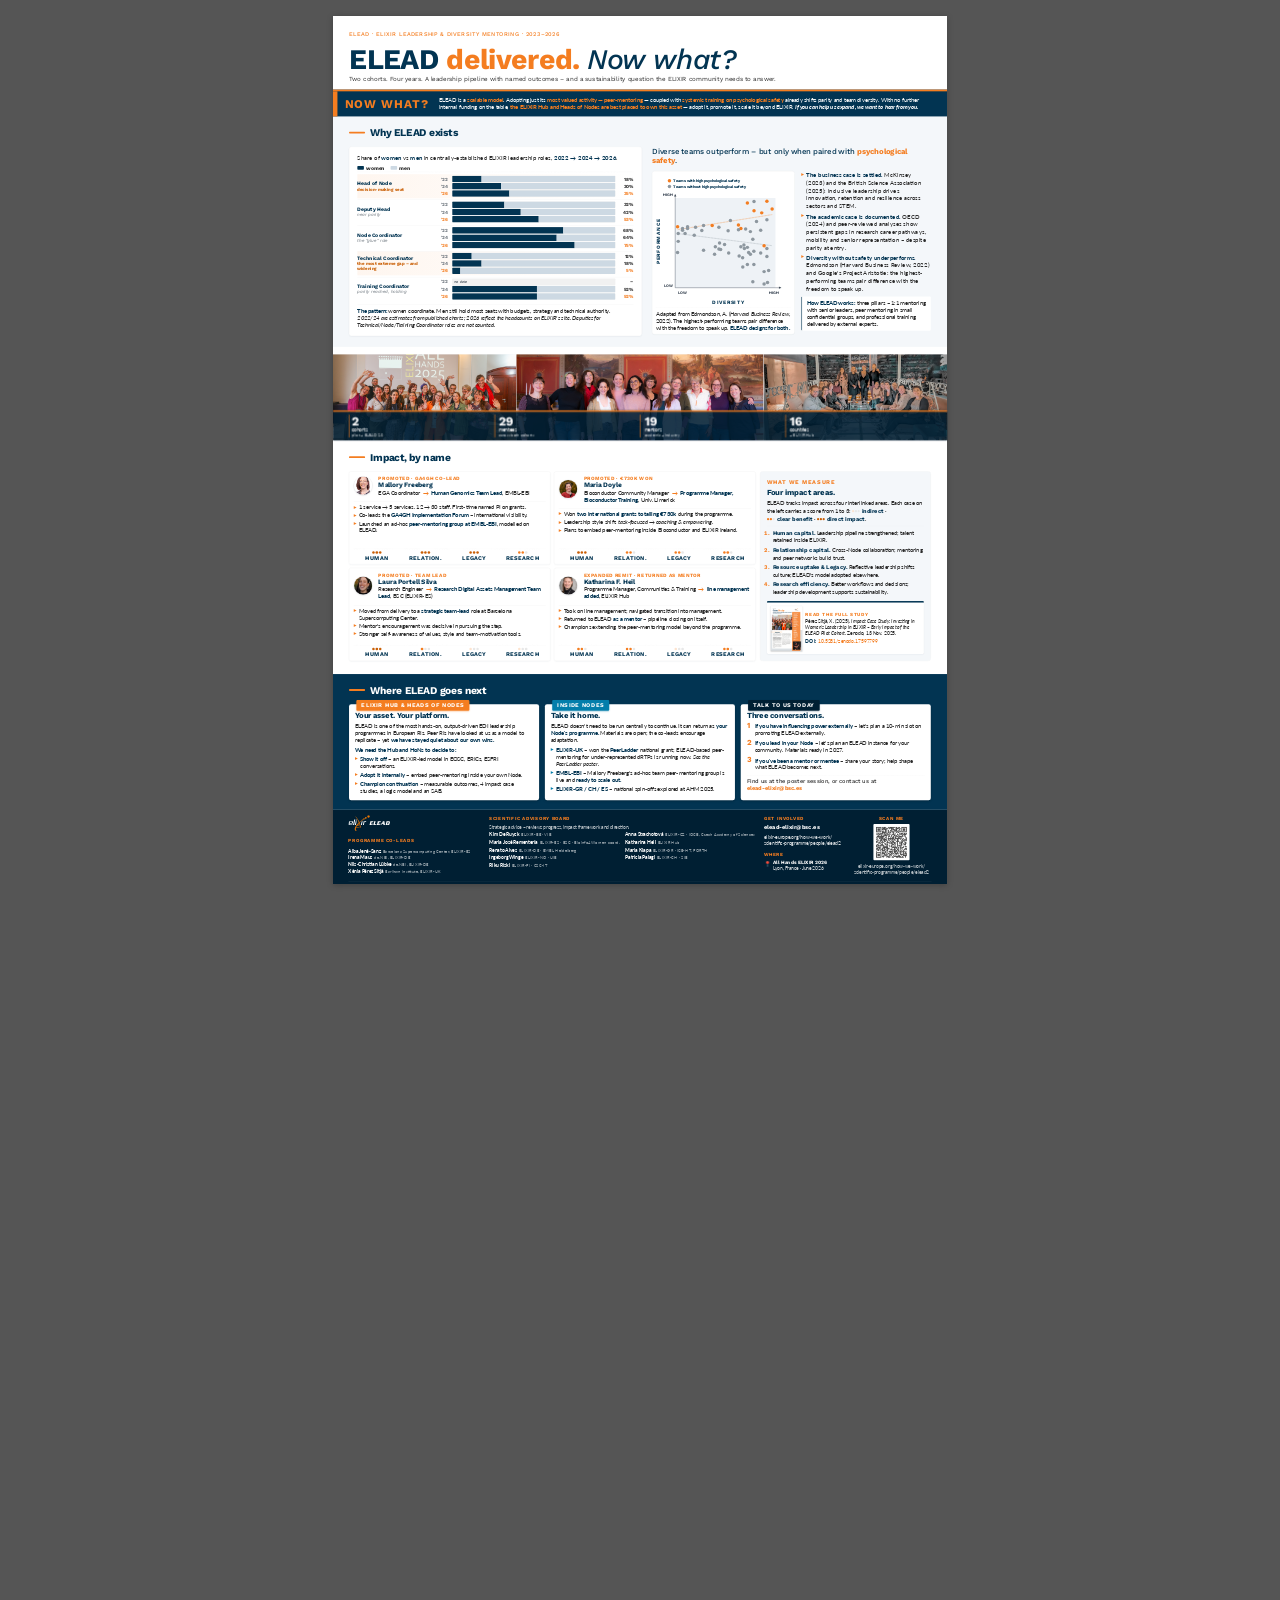
<file: index.html>
<!doctype html>
<html lang="en">
<head>
  <meta charset="utf-8">
  <title>ELEAD delivers. Now what? – All Hands 2026 poster</title>
  <meta http-equiv="refresh" content="0; url=poster.html">
  <link rel="canonical" href="poster.html">
</head>
<body>
  <p>Loading poster… <a href="poster.html">click here</a> if it doesn't redirect.</p>
</body>
</html>
</file>
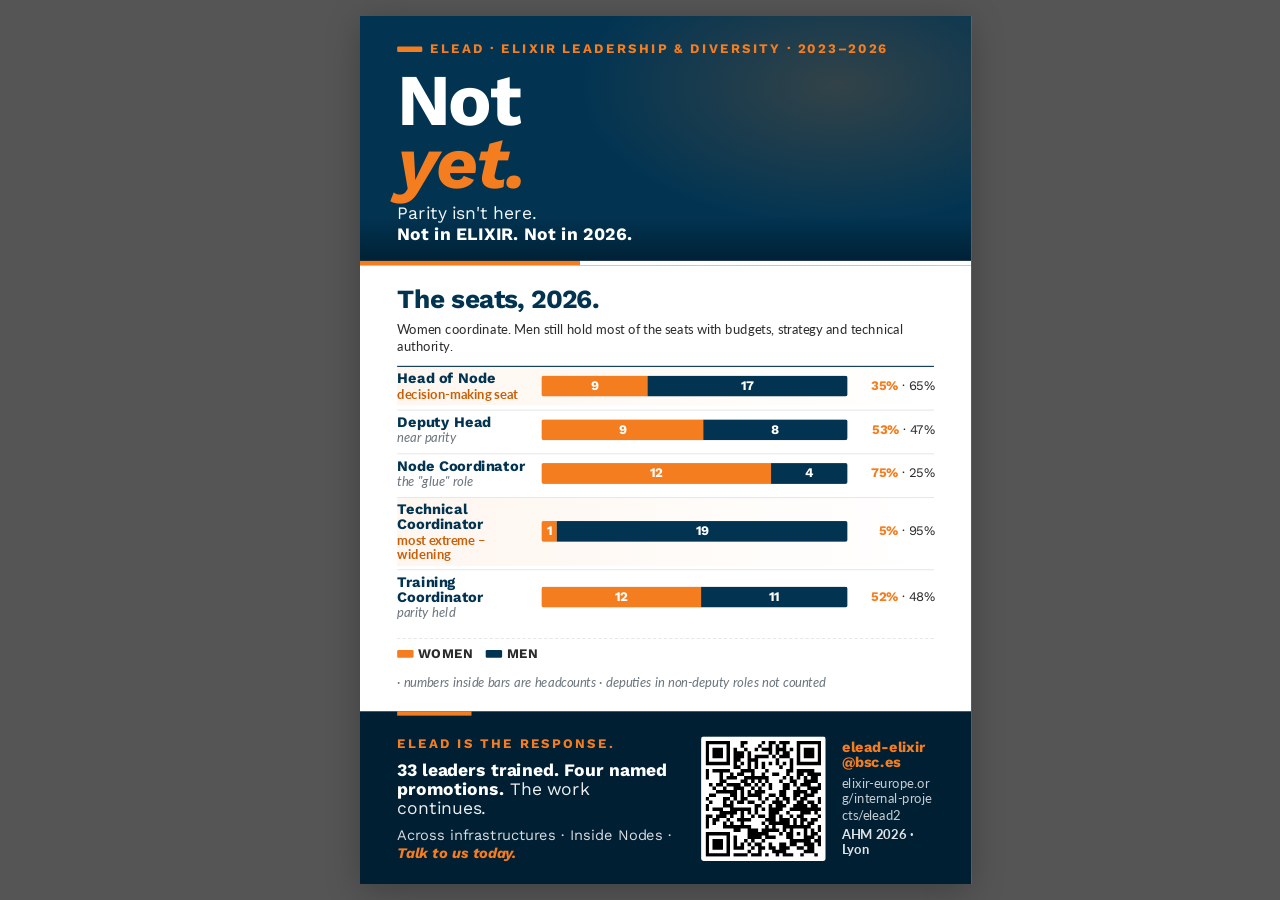
<file: poster-2.html>
<!doctype html>
<html lang="en">
<head>
  <meta charset="utf-8">
  <title>Not yet. – ELEAD A5 flyer, AHM 2026</title>
  <link rel="preconnect" href="https://fonts.googleapis.com">
  <link rel="preconnect" href="https://fonts.gstatic.com" crossorigin>
  <link href="https://fonts.googleapis.com/css2?family=Lato:ital,wght@0,400;0,700;1,400;1,700&family=Source+Serif+4:ital,opsz,wght@0,8..60,400..700;1,8..60,400..700&family=Work+Sans:wght@400;500;700&display=swap" rel="stylesheet">
  <link rel="stylesheet" href="poster-2.css">
  <script>
    // Fit the A5 sheet to the viewport HEIGHT on first load.
    function fitFlyerToViewport() {
      if (window.matchMedia('print').matches) return;
      var stage = document.querySelector('.flyer-stage');
      var p     = document.querySelector('.flyer');
      if (!stage || !p) return;
      p.style.transform = 'none';
      stage.style.width = '';
      stage.style.height = '';
      var w = p.offsetWidth, h = p.offsetHeight;
      var pad = 32;
      var s = Math.min((window.innerHeight - pad) / h, 1);
      // For the small A5, scale UP if the viewport allows (cap at 3×).
      if (s === 1) s = Math.min((window.innerHeight - pad) / h, 3);
      p.style.transform = 'scale(' + s + ')';
      stage.style.width  = (s * w) + 'px';
      stage.style.height = (s * h) + 'px';
    }
    function clearFlyerScale() {
      var stage = document.querySelector('.flyer-stage');
      var p     = document.querySelector('.flyer');
      if (p) p.style.transform = 'none';
      if (stage) { stage.style.width = ''; stage.style.height = ''; }
    }
    window.addEventListener('DOMContentLoaded', fitFlyerToViewport);
    window.addEventListener('beforeprint', clearFlyerScale);
    window.addEventListener('afterprint', fitFlyerToViewport);
  </script>
</head>
<body>

<div class="flyer-stage">
<section class="flyer">

  <!-- ============ HERO (NAVY) ============ -->
  <header class="hero">
    <div class="hero-eyebrow">
      <span class="eb-mark"></span>
      <span class="eb-text">ELEAD · ELIXIR LEADERSHIP &amp; DIVERSITY · 2023–2026</span>
    </div>

    <h1 class="hero-title">
      <span class="ht-line">Not</span>
      <span class="ht-line ht-line--accent">yet.</span>
    </h1>

    <p class="hero-sub">Parity isn't here.<br><strong>Not in ELIXIR. Not in 2026.</strong></p>
  </header>

  <!-- ============ EVIDENCE BAND (WHITE) ============ -->
  <section class="proof">

    <h2 class="proof-h">The seats, 2026.</h2>
    <p class="proof-strap">Women coordinate. Men still hold most of the seats with budgets, strategy and technical authority.</p>

    <div class="bars">

      <div class="bar-row bar-row--gap">
        <div class="bar-meta">
          <span class="bar-role">Head of Node</span>
          <span class="bar-note">decision-making seat</span>
        </div>
        <div class="bar">
          <span class="bar-w" style="width:34.6%"><strong>9</strong></span>
          <span class="bar-m" style="width:65.4%"><strong>17</strong></span>
        </div>
        <span class="bar-pct"><strong>35%</strong> · 65%</span>
      </div>

      <div class="bar-row">
        <div class="bar-meta">
          <span class="bar-role">Deputy Head</span>
          <span class="bar-note">near parity</span>
        </div>
        <div class="bar">
          <span class="bar-w" style="width:52.9%"><strong>9</strong></span>
          <span class="bar-m" style="width:47.1%"><strong>8</strong></span>
        </div>
        <span class="bar-pct"><strong>53%</strong> · 47%</span>
      </div>

      <div class="bar-row">
        <div class="bar-meta">
          <span class="bar-role">Node Coordinator</span>
          <span class="bar-note">the "glue" role</span>
        </div>
        <div class="bar">
          <span class="bar-w" style="width:75%"><strong>12</strong></span>
          <span class="bar-m" style="width:25%"><strong>4</strong></span>
        </div>
        <span class="bar-pct"><strong>75%</strong> · 25%</span>
      </div>

      <div class="bar-row bar-row--gap">
        <div class="bar-meta">
          <span class="bar-role">Technical Coordinator</span>
          <span class="bar-note">most extreme – widening</span>
        </div>
        <div class="bar">
          <span class="bar-w" style="width:5%"><strong>1</strong></span>
          <span class="bar-m" style="width:95%"><strong>19</strong></span>
        </div>
        <span class="bar-pct"><strong>5%</strong> · 95%</span>
      </div>

      <div class="bar-row">
        <div class="bar-meta">
          <span class="bar-role">Training Coordinator</span>
          <span class="bar-note">parity held</span>
        </div>
        <div class="bar">
          <span class="bar-w" style="width:52.2%"><strong>12</strong></span>
          <span class="bar-m" style="width:47.8%"><strong>11</strong></span>
        </div>
        <span class="bar-pct"><strong>52%</strong> · 48%</span>
      </div>

    </div>

    <p class="proof-foot"><span class="leg-key"><span class="leg-sw leg-sw-w"></span>women</span> <span class="leg-key"><span class="leg-sw leg-sw-m"></span>men</span> <em>· numbers inside bars are headcounts · deputies in non-deputy roles not counted</em></p>

  </section>

  <!-- ============ CLOSING (NAVY-DEEP) ============ -->
  <footer class="closer">

    <div class="closer-left">
      <p class="closer-eyebrow">ELEAD IS THE RESPONSE.</p>
      <p class="closer-h"><strong>33 leaders trained. Four named promotions.</strong> The work continues.</p>
      <p class="closer-tracks">Across infrastructures · Inside Nodes · <em>Talk to us today.</em></p>
    </div>

    <div class="closer-right">
      <img class="closer-qr" src="assets/img/qr-placeholder.svg" alt="QR to ELEAD page">
      <div class="closer-meta">
        <p class="closer-email">elead-elixir@bsc.es</p>
        <p class="closer-url">elixir-europe.org/internal-projects/elead2</p>
        <p class="closer-where">AHM 2026 · Lyon</p>
      </div>
    </div>

  </footer>

</section>
</div><!-- /.flyer-stage -->

</body>
</html>
</file>
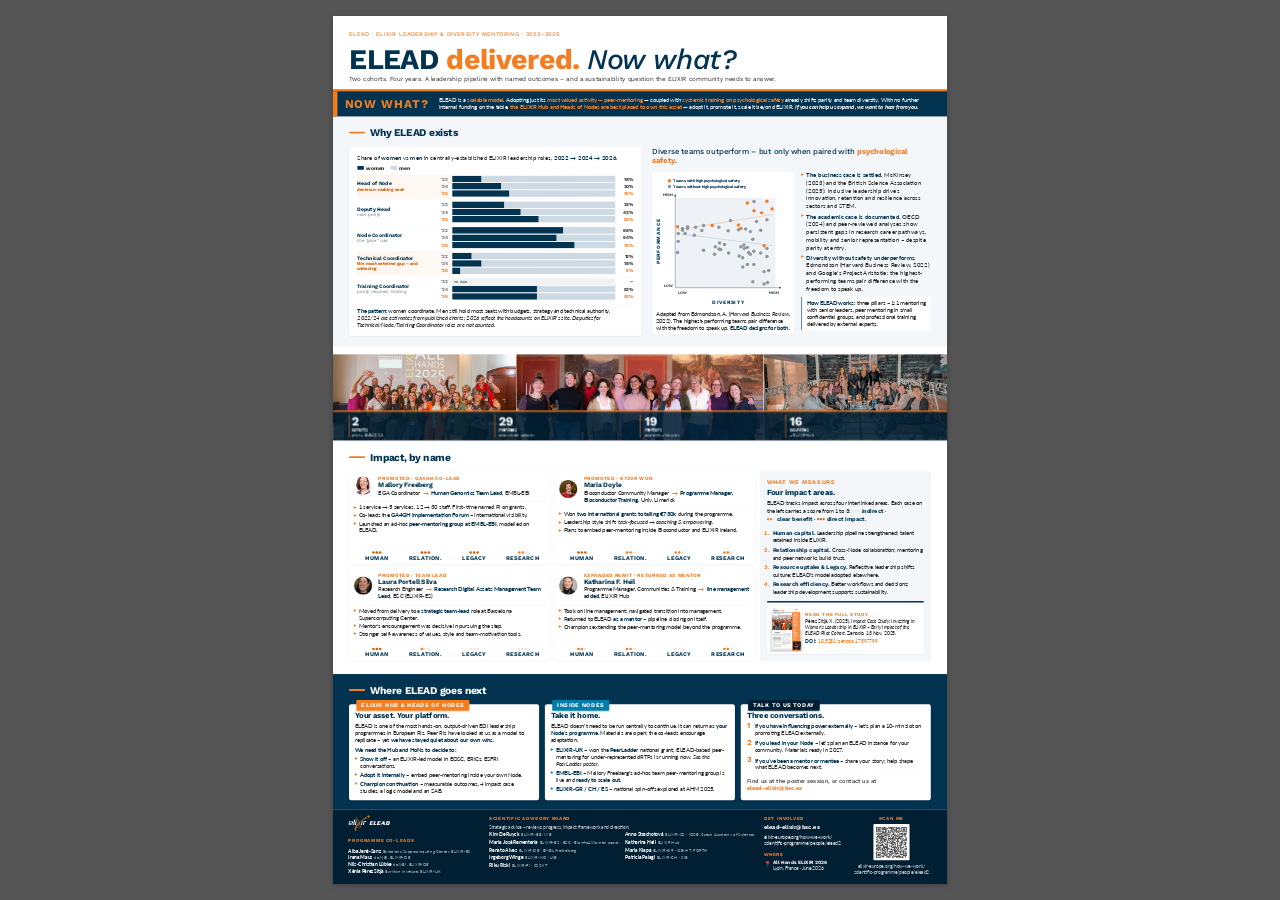
<file: poster.html>
<!doctype html>
<html lang="en">
<head>
  <meta charset="utf-8">
  <title>ELEAD delivered. Now what? – All Hands 2026</title>
  <link rel="preconnect" href="https://fonts.googleapis.com">
  <link rel="preconnect" href="https://fonts.gstatic.com" crossorigin>
  <link href="https://fonts.googleapis.com/css2?family=Lato:ital,wght@0,300;0,400;0,700;1,400;1,700&family=Source+Serif+4:ital,opsz,wght@0,8..60,400..700;1,8..60,400..700&family=Work+Sans:wght@400;500;700&display=swap" rel="stylesheet">
  <link rel="stylesheet" href="poster.css">
  <script>
    // Fit the A0 sheet to the viewport HEIGHT on first load. Runs ONCE on load
    // – never on resize/zoom – so the user can zoom in to read and scroll to pan.
    function fitPosterToViewport() {
      if (window.matchMedia('print').matches) return;
      var stage = document.querySelector('.poster-stage');
      var p     = document.querySelector('.poster');
      if (!stage || !p) return;
      p.style.transform = 'none';
      stage.style.width = '';
      stage.style.height = '';
      var w = p.offsetWidth, h = p.offsetHeight;
      var pad = 32;
      var s = Math.min((window.innerHeight - pad) / h, 1);
      p.style.transform = 'scale(' + s + ')';
      stage.style.width  = (s * w) + 'px';
      stage.style.height = (s * h) + 'px';
    }
    function clearPosterScale() {
      var stage = document.querySelector('.poster-stage');
      var p     = document.querySelector('.poster');
      if (p) p.style.transform = 'none';
      if (stage) { stage.style.width = ''; stage.style.height = ''; }
    }
    window.addEventListener('DOMContentLoaded', fitPosterToViewport);
    window.addEventListener('beforeprint', clearPosterScale);
    window.addEventListener('afterprint', fitPosterToViewport);
  </script>
</head>
<body>

<div class="poster-stage">
<section class="poster">

  <!-- ============ HEADER ============ -->
  <header class="hdr">
    <div class="hdr-top">
      <p class="eyebrow">ELEAD · ELIXIR LEADERSHIP &amp; DIVERSITY MENTORING · 2023–2026</p>
      <h1 class="hdr-title">ELEAD <span class="t-orange">delivered.</span> <span class="t-block">Now&nbsp;what?</span></h1>
      <p class="hdr-tagline">Two cohorts. Four years. A leadership pipeline with named outcomes – and a sustainability question the ELIXIR community needs to answer.</p>
    </div>

    <aside class="hdr-flag hdr-flag--horizontal" aria-label="Sustainability message">
      <span class="flag-eyebrow">NOW WHAT?</span>
      <p class="flag-p">ELEAD is a <strong>scalable model</strong>. Adopting just its <strong>most valued activity — peer-mentoring</strong> — coupled with <strong>systemic training on psychological safety</strong> already shifts parity and team diversity. With no further internal funding on the table, <strong>the ELIXIR Hub and Heads of Nodes are best placed to own this asset</strong> — adopt it, promote it, scale it beyond ELIXIR. <em>If you can help us expand, we want to hear from you.</em></p>
    </aside>
  </header>

  <!-- ============ WHY ELEAD EXISTS ============ -->
  <section class="why">
    <div class="sec-head">
      <span class="sec-rule"></span>
      <h2 class="sec-h">Why ELEAD exists</h2>
    </div>

    <div class="why-grid">
      <!-- LEFT: leadership gap chart, 3-year evolution -->
      <div class="gap-chart">
        <p class="gap-caption">Share of <strong>women</strong> vs <strong>men</strong> in centrally-established ELIXIR leadership roles, <strong>2022 → 2024 → 2026</strong>.</p>

        <div class="gap-legend">
          <span class="gap-key"><span class="gap-sw gap-sw-w"></span>women</span>
          <span class="gap-key"><span class="gap-sw gap-sw-m"></span>men</span>
        </div>

        <div class="gap-rows">
          <div class="gap-row-group gap-row-group--gap">
            <span class="gap-role">Head of Node <em>decision-making seat</em></span>
            <div class="gap-yrs">
              <div class="gap-yr"><span class="gap-yr-label">'22</span><div class="gap-bar"><span class="gap-bar-w" style="width:18%"></span><span class="gap-bar-m" style="width:82%"></span></div><span class="gap-yr-pct">18%</span></div>
              <div class="gap-yr"><span class="gap-yr-label">'24</span><div class="gap-bar"><span class="gap-bar-w" style="width:30%"></span><span class="gap-bar-m" style="width:70%"></span></div><span class="gap-yr-pct">30%</span></div>
              <div class="gap-yr gap-yr--now"><span class="gap-yr-label">'26</span><div class="gap-bar"><span class="gap-bar-w" style="width:35%"></span><span class="gap-bar-m" style="width:65%"></span></div><span class="gap-yr-pct">35%</span></div>
            </div>
          </div>

          <div class="gap-row-group">
            <span class="gap-role">Deputy Head <em>near parity</em></span>
            <div class="gap-yrs">
              <div class="gap-yr"><span class="gap-yr-label">'22</span><div class="gap-bar"><span class="gap-bar-w" style="width:32%"></span><span class="gap-bar-m" style="width:68%"></span></div><span class="gap-yr-pct">32%</span></div>
              <div class="gap-yr"><span class="gap-yr-label">'24</span><div class="gap-bar"><span class="gap-bar-w" style="width:42%"></span><span class="gap-bar-m" style="width:58%"></span></div><span class="gap-yr-pct">42%</span></div>
              <div class="gap-yr gap-yr--now"><span class="gap-yr-label">'26</span><div class="gap-bar"><span class="gap-bar-w" style="width:53%"></span><span class="gap-bar-m" style="width:47%"></span></div><span class="gap-yr-pct">53%</span></div>
            </div>
          </div>

          <div class="gap-row-group">
            <span class="gap-role">Node Coordinator <em>the "glue" role</em></span>
            <div class="gap-yrs">
              <div class="gap-yr"><span class="gap-yr-label">'22</span><div class="gap-bar"><span class="gap-bar-w" style="width:68%"></span><span class="gap-bar-m" style="width:32%"></span></div><span class="gap-yr-pct">68%</span></div>
              <div class="gap-yr"><span class="gap-yr-label">'24</span><div class="gap-bar"><span class="gap-bar-w" style="width:64%"></span><span class="gap-bar-m" style="width:36%"></span></div><span class="gap-yr-pct">64%</span></div>
              <div class="gap-yr gap-yr--now"><span class="gap-yr-label">'26</span><div class="gap-bar"><span class="gap-bar-w" style="width:75%"></span><span class="gap-bar-m" style="width:25%"></span></div><span class="gap-yr-pct">75%</span></div>
            </div>
          </div>

          <div class="gap-row-group gap-row-group--gap">
            <span class="gap-role">Technical Coordinator <em>the most extreme gap – and widening</em></span>
            <div class="gap-yrs">
              <div class="gap-yr"><span class="gap-yr-label">'22</span><div class="gap-bar"><span class="gap-bar-w" style="width:12%"></span><span class="gap-bar-m" style="width:88%"></span></div><span class="gap-yr-pct">12%</span></div>
              <div class="gap-yr"><span class="gap-yr-label">'24</span><div class="gap-bar"><span class="gap-bar-w" style="width:18%"></span><span class="gap-bar-m" style="width:82%"></span></div><span class="gap-yr-pct">18%</span></div>
              <div class="gap-yr gap-yr--now"><span class="gap-yr-label">'26</span><div class="gap-bar"><span class="gap-bar-w" style="width:5%"></span><span class="gap-bar-m" style="width:95%"></span></div><span class="gap-yr-pct">5%</span></div>
            </div>
          </div>

          <div class="gap-row-group">
            <span class="gap-role">Training Coordinator <em>parity reached, holding</em></span>
            <div class="gap-yrs">
              <div class="gap-yr"><span class="gap-yr-label">'22</span><div class="gap-bar gap-bar-nodata"><span class="gap-nodata">no data</span></div><span class="gap-yr-pct">–</span></div>
              <div class="gap-yr"><span class="gap-yr-label">'24</span><div class="gap-bar"><span class="gap-bar-w" style="width:52%"></span><span class="gap-bar-m" style="width:48%"></span></div><span class="gap-yr-pct">52%</span></div>
              <div class="gap-yr gap-yr--now"><span class="gap-yr-label">'26</span><div class="gap-bar"><span class="gap-bar-w" style="width:52%"></span><span class="gap-bar-m" style="width:48%"></span></div><span class="gap-yr-pct">52%</span></div>
            </div>
          </div>
        </div>

        <p class="gap-foot"><strong>The pattern:</strong> women coordinate. Men still hold most seats with budgets, strategy and technical authority. <em>2022/24 are estimates from published charts; 2026 reflect the headcounts on ELIXIR's site. Deputies for Technical/Node/Training Coordinator roles are not counted.</em></p>
      </div>

      <!-- RIGHT: psych safety plot (sub-col A) + info & references (sub-col B) -->
      <div class="why-claim">
        <p class="claim-big">Diverse teams outperform – but only when paired with <strong>psychological safety</strong>.</p>

        <div class="why-claim-grid">

          <!-- Sub-column A: the scatter plot -->
          <figure class="psafety-fig">
            <svg class="psafety-svg" viewBox="-70 -80 700 680" xmlns="http://www.w3.org/2000/svg" role="img" aria-label="Scatter plot of team performance vs diversity, split by psychological safety">

              <!-- LEGEND (top) -->
              <g>
                <circle cx="0"  cy="-50" r="9" fill="#f47d20"/>
                <text x="18" y="-44" font-family="Work Sans, sans-serif" font-weight="700" font-size="20" fill="#023452">Teams with high psychological safety</text>
                <circle cx="0"  cy="-20" r="9" fill="#8d979f"/>
                <text x="18" y="-14" font-family="Work Sans, sans-serif" font-weight="700" font-size="20" fill="#023452">Teams without high psychological safety</text>
              </g>

              <!-- PLOT BACKGROUND -->
              <rect x="30" y="40" width="520" height="465" fill="#eef2f6" rx="2"/>

              <!-- TRENDLINES (provided SVG) -->
              <line x1="42.24" y1="203.82" x2="43.23" y2="203.66" stroke="#f47d20" stroke-miterlimit="10" stroke-width="3" fill="none"/>
              <line x1="45.2"  y1="203.35" x2="48.17" y2="202.88" stroke="#f47d20" stroke-dasharray="2 2" stroke-miterlimit="10" stroke-width="3" fill="none"/>
              <line x1="49.16" y1="202.72" x2="530.89" y2="126.01" stroke="#f47d20" stroke-dasharray="2 2 2 2" stroke-miterlimit="10" stroke-width="3" fill="none"/>
              <line x1="531.88" y1="125.85" x2="532.86" y2="125.7" stroke="#f47d20" stroke-miterlimit="10" stroke-width="3" fill="none"/>
              <line x1="45.47" y1="224.12" x2="532.86" y2="286.92" stroke="#8d979f" stroke-dasharray="2 2 2 2" stroke-miterlimit="10" stroke-width="3" fill="none"/>

              <!-- ORANGE DOTS: teams WITH high psychological safety -->
              <g fill="#f47d20">
                <circle cx="404.38" cy="65.23"  r="9.01"/>
                <circle cx="505.71" cy="56.22"  r="9.01"/>
                <circle cx="532.86" cy="96.38"  r="9.01"/>
                <circle cx="438.92" cy="105.39" r="9.01"/>
                <circle cx="478.78" cy="116.69" r="9.01"/>
                <circle cx="358.06" cy="179.38" r="9.01"/>
                <circle cx="370.74" cy="197.39" r="9.01"/>
                <circle cx="491.18" cy="286.92" r="9.01"/>
                <circle cx="221.80" cy="182.36" r="9.01"/>
                <circle cx="42.24"  cy="188.38" r="9.01"/>
              </g>

              <!-- GREY DOTS: teams without high psychological safety -->
              <g fill="#8d979f">
                <circle cx="45.47"  cy="224.12" r="9.01"/>
                <circle cx="45.47"  cy="264.53" r="9.01"/>
                <circle cx="68.13"  cy="197.39" r="9.01"/>
                <circle cx="68.13"  cy="206.40" r="9.01"/>
                <circle cx="94.02"  cy="188.38" r="9.01"/>
                <circle cx="94.02"  cy="197.39" r="9.01"/>
                <circle cx="177.04" cy="182.36" r="9.01"/>
                <circle cx="168.03" cy="207.74" r="9.01"/>
                <circle cx="128.72" cy="233.13" r="9.01"/>
                <circle cx="81.18"  cy="224.12" r="9.01"/>
                <circle cx="42.24"  cy="322.66" r="9.01"/>
                <circle cx="135.53" cy="191.36" r="9.01"/>
                <circle cx="256.64" cy="191.36" r="9.01"/>
                <circle cx="316.38" cy="155.75" r="9.01"/>
                <circle cx="438.92" cy="58.06"  r="9.01"/>
                <circle cx="451.79" cy="161.36" r="9.01"/>
                <circle cx="505.71" cy="152.35" r="9.01"/>
                <circle cx="473.45" cy="206.40" r="9.01"/>
                <circle cx="395.37" cy="200.37" r="9.01"/>
                <circle cx="420.00" cy="213.97" r="9.01"/>
                <circle cx="304.49" cy="209.38" r="9.01"/>
                <circle cx="358.06" cy="203.82" r="9.01"/>
                <circle cx="432.68" cy="253.44" r="9.01"/>
                <circle cx="177.04" cy="310.67" r="9.01"/>
                <circle cx="238.24" cy="292.90" r="9.01"/>
                <circle cx="260.06" cy="273.54" r="9.01"/>
                <circle cx="285.95" cy="280.52" r="9.01"/>
                <circle cx="256.64" cy="304.64" r="9.01"/>
                <circle cx="265.65" cy="307.22" r="9.01"/>
                <circle cx="234.17" cy="331.67" r="9.01"/>
                <circle cx="307.37" cy="325.24" r="9.01"/>
                <circle cx="370.74" cy="292.90" r="9.01"/>
                <circle cx="386.36" cy="283.89" r="9.01"/>
                <circle cx="388.75" cy="301.91" r="9.01"/>
                <circle cx="404.38" cy="295.64" r="9.01"/>
                <circle cx="361.73" cy="340.68" r="9.01"/>
                <circle cx="379.75" cy="349.68" r="9.01"/>
                <circle cx="411.00" cy="321.91" r="9.01"/>
                <circle cx="420.00" cy="331.67" r="9.01"/>
                <circle cx="438.02" cy="316.23" r="9.01"/>
                <circle cx="473.45" cy="325.24" r="9.01"/>
                <circle cx="505.71" cy="301.66" r="9.01"/>
                <circle cx="505.71" cy="343.25" r="9.01"/>
                <circle cx="438.02" cy="384.84" r="9.01"/>
                <circle cx="404.38" cy="384.84" r="9.01"/>
                <circle cx="380.58" cy="397.46" r="9.01"/>
                <circle cx="432.68" cy="474.05" r="9.01"/>
                <circle cx="491.18" cy="485.79" r="9.01"/>
                <circle cx="508.89" cy="477.53" r="9.01"/>
                <circle cx="514.72" cy="415.47" r="9.01"/>
                <circle cx="491.18" cy="421.45" r="9.01"/>
              </g>

              <!-- AXES with arrows -->
              <line x1="30" y1="505" x2="580" y2="505" stroke="#3a4654" stroke-width="2"/>
              <line x1="30" y1="20"  x2="30"  y2="505" stroke="#3a4654" stroke-width="2"/>
              <polygon points="580,505 568,499 568,511" fill="#3a4654"/>
              <polygon points="30,20 24,32 36,32" fill="#3a4654"/>

              <!-- AXIS END LABELS -->
              <text x="42"  y="540" font-family="Work Sans, sans-serif" font-weight="700" font-size="20" fill="#3a4654">LOW</text>
              <text x="566" y="540" font-family="Work Sans, sans-serif" font-weight="700" font-size="20" fill="#3a4654" text-anchor="end">HIGH</text>
              <text x="18"  y="503" font-family="Work Sans, sans-serif" font-weight="700" font-size="20" fill="#3a4654" text-anchor="end">LOW</text>
              <text x="18"  y="30"  font-family="Work Sans, sans-serif" font-weight="700" font-size="20" fill="#3a4654" text-anchor="end">HIGH</text>

              <!-- AXIS TITLES -->
              <text x="305" y="590" font-family="Work Sans, sans-serif" font-weight="700" font-size="26" fill="#023452" text-anchor="middle" letter-spacing="4">DIVERSITY</text>
              <text x="-50" y="265" font-family="Work Sans, sans-serif" font-weight="700" font-size="26" fill="#023452" text-anchor="middle" letter-spacing="4" transform="rotate(-90 -50 265)">PERFORMANCE</text>
            </svg>

            <figcaption class="psafety-cap">Adapted from Edmondson, A. (<em>Harvard Business Review</em>, 2022). The highest-performing teams pair difference with the freedom to speak up. <strong>ELEAD designs for both.</strong></figcaption>
          </figure>

          <!-- Sub-column B: info and references -->
          <div class="why-info">
            <ul class="why-evidence">
              <li><strong>The business case is settled.</strong> McKinsey (2023) and the British Science Association (2025): inclusive leadership drives innovation, retention and resilience across sectors and STEM.</li>
              <li><strong>The academic case is documented.</strong> OECD (2024) and peer-reviewed analyses show persistent gaps in research career pathways, mobility and senior representation – despite parity at entry.</li>
              <li><strong>Diversity without safety underperforms.</strong> Edmondson (Harvard Business Review, 2022) and Google's Project Aristotle: the highest-performing teams pair difference with the freedom to speak up.</li>
            </ul>

            <p class="claim-pillars-inline"><strong>How ELEAD works:</strong> three pillars – 1:1 mentoring with senior leaders, peer mentoring in small confidential groups, and professional training delivered by external experts.</p>
          </div>

        </div>
      </div>
    </div>
  </section>

  <!-- ============ COMMUNITY MOMENT + STATS (photo band with overlay) ============ -->
  <section class="community" aria-label="The cohort, in numbers and in photos">
    <div class="community-strip">
      <figure class="community-photo community-photo--side">
        <img src="assets/img/photos/prague/all-hands 4-1-2.jpg" >
      </figure>
      <figure class="community-photo community-photo--hero">
        <img src="assets/img/photos/prague/cohort-group.jpg">
      </figure>
      <figure class="community-photo community-photo--side">
        <img src="assets/img/photos/prague/all-hands 4-1.jpg">
      </figure>

      <!-- Stats overlay: a frosted-navy ribbon sitting on top of the photos -->
      <div class="community-stats" aria-label="ELEAD in numbers">
        <div class="stat"><span class="stat-num">2</span><span class="stat-lbl">cohorts<br><em>pilot + ELEAD 2.0</em></span></div>
        <div class="stat"><span class="stat-num">29</span><span class="stat-lbl">mentees<br><em>across both cohorts</em></span></div>
        <div class="stat"><span class="stat-num">19</span><span class="stat-lbl">mentors<br><em>academia + industry</em></span></div>
        <div class="stat"><span class="stat-num">16</span><span class="stat-lbl">countries<br><em>+ ELIXIR Hub</em></span></div>
      </div>
    </div>
  </section>

  <!-- ============ IMPACT, BY NAME ============ -->
  <section class="impact">
    <div class="sec-head">
      <span class="sec-rule"></span>
      <h2 class="sec-h">Impact, by name</h2>
     </div>

    <div class="impact-grid">

    <div class="cases">

      <!-- Mallory Freeberg -->
      <article class="case">
        <div class="case-head">
          <div class="case-photo"><img src="assets/img/photos/mallory-freeberg.webp" alt="Mallory Freeberg"></div>
          <div class="case-id">
            <span class="case-tag">PROMOTED · GA4GH CO-LEAD</span>
            <h3 class="case-name">Mallory Freeberg</h3>
            <p class="case-role">EGA Coordinator <span class="case-arrow">→</span> <strong>Human Genomics Team Lead</strong>, EMBL-EBI</p>
          </div>
        </div>
        <ul class="case-points">
          <li>1 service → 5 services. 12 → 30 staff. First-time named PI on grants.</li>
          <li>Co-leads the <strong>GA4GH Implementation Forum</strong> – international visibility.</li>
          <li>Launched an ad-hoc <strong>peer-mentoring group at EMBL-EBI</strong>, modelled on ELEAD.</li>
        </ul>
        <div class="case-scores">
          <span class="score-cell"><span class="score-dots"><span class="score-dot score-3"></span><span class="score-dot score-3"></span><span class="score-dot score-3"></span></span><span class="score-lbl">Human</span></span>
          <span class="score-cell"><span class="score-dots"><span class="score-dot score-3"></span><span class="score-dot score-3"></span><span class="score-dot score-3"></span></span><span class="score-lbl">Relation.</span></span>
          <span class="score-cell"><span class="score-dots"><span class="score-dot score-3"></span><span class="score-dot score-3"></span><span class="score-dot score-3"></span></span><span class="score-lbl">Legacy</span></span>
          <span class="score-cell"><span class="score-dots"><span class="score-dot score-2"></span><span class="score-dot score-2"></span><span class="score-dot score-0"></span></span><span class="score-lbl">Research</span></span>
        </div>
      </article>

      <!-- Maria Doyle -->
      <article class="case">
        <div class="case-head">
          <div class="case-photo"><img src="assets/img/photos/maria-doyle.webp" alt="Maria Doyle"></div>
          <div class="case-id">
            <span class="case-tag">PROMOTED · €730K WON</span>
            <h3 class="case-name">Maria Doyle</h3>
            <p class="case-role">Bioconductor Community Manager <span class="case-arrow">→</span> <strong>Programme Manager, Bioconductor Training</strong>, Univ. Limerick</p>
          </div>
        </div>
        <ul class="case-points">
          <li>Won <strong>two international grants totalling €730k</strong> during the programme.</li>
          <li>Leadership style shift: <em>task-focused → coaching &amp; empowering</em>.</li>
          <li>Plans to embed peer-mentoring inside Bioconductor and ELIXIR Ireland.</li>
        </ul>
        <div class="case-scores">
          <span class="score-cell"><span class="score-dots"><span class="score-dot score-3"></span><span class="score-dot score-3"></span><span class="score-dot score-3"></span></span><span class="score-lbl">Human</span></span>
          <span class="score-cell"><span class="score-dots"><span class="score-dot score-2"></span><span class="score-dot score-2"></span><span class="score-dot score-0"></span></span><span class="score-lbl">Relation.</span></span>
          <span class="score-cell"><span class="score-dots"><span class="score-dot score-2"></span><span class="score-dot score-2"></span><span class="score-dot score-0"></span></span><span class="score-lbl">Legacy</span></span>
          <span class="score-cell"><span class="score-dots"><span class="score-dot score-2"></span><span class="score-dot score-2"></span><span class="score-dot score-0"></span></span><span class="score-lbl">Research</span></span>
        </div>
      </article>

      <!-- Laura Portell Silva -->
      <article class="case">
        <div class="case-head">
          <div class="case-photo"><img src="assets/img/photos/laura-portell.webp" alt="Laura Portell Silva"></div>
          <div class="case-id">
            <span class="case-tag">PROMOTED · TEAM LEAD</span>
            <h3 class="case-name">Laura Portell Silva</h3>
            <p class="case-role">Research Engineer <span class="case-arrow">→</span> <strong>Research Digital Assets Management Team Lead</strong>, BSC (ELIXIR-ES)</p>
          </div>
        </div>
        <ul class="case-points">
          <li>Moved from delivery to a <strong>strategic team-lead</strong> role at Barcelona Supercomputing Center.</li>
          <li>Mentor's encouragement was decisive in pursuing the step.</li>
          <li>Stronger self-awareness of values, style and team-motivation tools.</li>
        </ul>
        <div class="case-scores">
          <span class="score-cell"><span class="score-dots"><span class="score-dot score-3"></span><span class="score-dot score-3"></span><span class="score-dot score-3"></span></span><span class="score-lbl">Human</span></span>
          <span class="score-cell"><span class="score-dots"><span class="score-dot score-2"></span><span class="score-dot score-0"></span><span class="score-dot score-0"></span></span><span class="score-lbl">Relation.</span></span>
          <span class="score-cell"><span class="score-dots"><span class="score-dot score-1"></span><span class="score-dot score-0"></span><span class="score-dot score-0"></span></span><span class="score-lbl">Legacy</span></span>
          <span class="score-cell"><span class="score-dots"><span class="score-dot score-1"></span><span class="score-dot score-0"></span><span class="score-dot score-0"></span></span><span class="score-lbl">Research</span></span>
        </div>
      </article>

      <!-- Katharina Heil -->
      <article class="case">
        <div class="case-head">
          <div class="case-photo"><img src="assets/img/photos/katharina.heil.jpg" alt="Katharina F. Heil"></div>
          <div class="case-id">
            <span class="case-tag">EXPANDED REMIT · RETURNED AS MENTOR</span>
            <h3 class="case-name">Katharina F. Heil</h3>
            <p class="case-role">Programme Manager, Communities &amp; Training <span class="case-arrow">→</span> <strong>line management added</strong>, ELIXIR Hub</p>
          </div>
        </div>
        <ul class="case-points">
          <li>Took on line management; navigated transition into management.</li>
          <li>Returned to ELEAD <strong>as a mentor</strong> – pipeline closing on itself.</li>
          <li>Champions extending the peer-mentoring model beyond the programme.</li>
        </ul>
        <div class="case-scores">
          <span class="score-cell"><span class="score-dots"><span class="score-dot score-2"></span><span class="score-dot score-2"></span><span class="score-dot score-0"></span></span><span class="score-lbl">Human</span></span>
          <span class="score-cell"><span class="score-dots"><span class="score-dot score-2"></span><span class="score-dot score-2"></span><span class="score-dot score-0"></span></span><span class="score-lbl">Relation.</span></span>
          <span class="score-cell"><span class="score-dots"><span class="score-dot score-1"></span><span class="score-dot score-0"></span><span class="score-dot score-0"></span></span><span class="score-lbl">Legacy</span></span>
          <span class="score-cell"><span class="score-dots"><span class="score-dot score-2"></span><span class="score-dot score-2"></span><span class="score-dot score-0"></span></span><span class="score-lbl">Research</span></span>
        </div>
      </article>

    </div><!-- /.cases -->

      <!-- COLUMN 3: capitals legend + Impact Case Study cover & citation -->
      <aside class="capitals-legend" aria-label="What we measure">
        <span class="cl-eyebrow">WHAT WE MEASURE</span>
        <h3 class="cl-h">Four impact areas.</h3>
        <p class="cl-strap">ELEAD tracks impact across four interlinked areas. Each case on the left carries a score from 1 to 3:
          <span class="cl-pattern"><span class="cl-dot cl-dot-1"></span><span class="cl-dot cl-dot-0"></span><span class="cl-dot cl-dot-0"></span> indirect</span> ·
          <span class="cl-pattern"><span class="cl-dot cl-dot-2"></span><span class="cl-dot cl-dot-2"></span><span class="cl-dot cl-dot-0"></span> clear benefit</span> ·
          <span class="cl-pattern"><span class="cl-dot cl-dot-3"></span><span class="cl-dot cl-dot-3"></span><span class="cl-dot cl-dot-3"></span> direct impact</span>.</p>

        <ol class="capitals-list">
          <li class="cap"><strong>Human capital.</strong> Leadership pipeline strengthened; talent retained inside ELIXIR.</li>
          <li class="cap"><strong>Relationship capital.</strong> Cross-Node collaboration; mentoring and peer networks build trust.</li>
          <li class="cap"><strong>Resource uptake &amp; Legacy.</strong> Reflective leadership shifts culture; ELEAD's model adopted elsewhere.</li>
          <li class="cap"><strong>Research efficiency.</strong> Better workflows and decisions; leadership development supports sustainability.</li>
        </ol>

        <!-- Citation: full case study cover + DOI -->
        <div class="citation">
          <a class="cite-cover" href="https://doi.org/10.5281/zenodo.17597799">
            <img src="assets/img/case-study-cover.png" alt="Cover of the ELEAD Impact Case Study">
          </a>
          <div class="cite-body">
            <span class="cite-eyebrow">READ THE FULL STUDY</span>
            <p class="cite-meta">Pérez Sitjà, X. (2025). <em>Impact Case Study: Investing in Women's Leadership in ELIXIR – Early Impact of the ELEAD Pilot Cohort.</em> Zenodo, 13 Nov. 2025.</p>
            <p class="cite-doi"><strong>DOI:</strong> <a href="https://doi.org/10.5281/zenodo.17597799">10.5281/zenodo.17597799</a></p>
          </div>
        </div>
      </aside>

    </div><!-- /.impact-grid -->
  </section>

  <!-- ============ WHERE WE'RE GOING – Hub/HoNs + Nodes + Ask ============ -->
  <section class="next">
    <div class="sec-head">
      <span class="sec-rule"></span>
      <h2 class="sec-h">Where ELEAD goes next</h2>
    </div>

    <div class="tracks">
      <article class="track track--ri">
        <span class="track-badge">ELIXIR HUB &amp; HEADS OF NODES</span>
        <h3 class="track-h">Your asset. Your platform.</h3>
        <p class="track-lede">ELEAD is one of the most hands-on, output-driven EDI leadership programmes in European RIs. Peer RIs have looked at us as a model to replicate – yet <strong>we have stayed quiet about our own wins.</strong></p>
        <p class="track-lede"><strong>We need the Hub and HoNs to decide to:</strong></p>
        <ul class="track-list">
          <li><strong>Show it off</strong> – an ELIXIR-led model in EOSC, ERICs, ESFRI conversations.</li>
          <li><strong>Adopt it internally</strong> – embed peer-mentoring inside your own Node.</li>
          <li><strong>Champion continuation</strong> – measurable outcomes, 4 impact case studies, a logic model and an SAB.</li>
        </ul>
      </article>

      <article class="track track--nodes">
        <span class="track-badge">INSIDE NODES</span>
        <h3 class="track-h">Take it home.</h3>
        <p class="track-lede">ELEAD doesn't need to be run centrally to continue. It can return as <strong>your Node's programme.</strong> Materials are open; the co-leads encourage adaptation.</p>
        <ul class="track-list">
          <li><strong>ELIXIR-UK</strong> – won the <strong>PeerLadder</strong> national grant; ELEAD-based peer-mentoring for under-represented dRTPs is running now. <em>See the PeerLadder poster.</em></li>
          <li><strong>EMBL-EBI</strong> – Mallory Freeberg's ad-hoc team peer-mentoring group is live and <strong>ready to scale out.</strong></li>
          <li><strong>ELIXIR-GR / CH / ES</strong> – national spin-offs explored at AHM 2025.</li>
        </ul>
      </article>

      <article class="track track--ask">
        <span class="track-badge">TALK TO US TODAY</span>
        <h3 class="track-h">Three conversations.</h3>
        <ol class="ask-list">
          <li><strong>If you have influencing power externally</strong> – let's plan a 10-min slot on promoting ELEAD externally.</li>
          <li><strong>If you lead in your Node</strong> – let's plan an ELEAD instance for your community. Materials ready in 2027.</li>
          <li><strong>If you've been a mentor or mentee</strong> – share your story; help shape what ELEAD becomes next.</li>
        </ol>
        <p class="track-cta">Find us at the poster session, or contact us at <br><strong>elead-elixir@bsc.es</strong></p>
      </article>

    </div>
  </section>

  <!-- ============ FOOTER ============ -->
  <footer class="ftr">
    <div class="ftr-main">

      <div class="ftr-col ftr-col-brand">
        <img class="ftr-wordmark" src="assets/img/logos/logo-elead-horizontal.svg" alt="ELEAD">
        <span class="ftr-title ftr-title--sub">Programme co-leads</span>
        <ul class="ftr-people">
          <li><strong>Alba Jené-Sanz</strong> <em>Barcelona Supercomputing Center, ELIXIR-ES</em></li>
          <li><strong>Irena Maus</strong> <em>de.NBI, ELIXIR-DE</em></li>
          <li><strong>Nils-Christian Lübke</strong> <em>de.NBI, ELIXIR-DE</em></li>
          <li><strong>Xènia Pérez Sitjà</strong> <em>Earlham Institute, ELIXIR-UK</em></li>
        </ul>
      </div>

      <div class="ftr-col ftr-col-sab">
        <span class="ftr-title">Scientific Advisory Board</span>
        <p class="ftr-sub">Strategic advice – reviews progress, impact framework and direction.</p>
        <ul class="ftr-people ftr-people--sab">
          <li><strong>Kim De Ruyck</strong> <em>ELIXIR-BE · VIB</em></li>
          <li><strong>Anna Strachotová</strong> <em>ELIXIR-CZ · IOCB, Czech Academy of Sciences</em></li>
          <li><strong>Maria José Rementería</strong> <em>ELIXIR-ES · BSC · Bioinfo4Women coord.</em></li>
          <li><strong>Katharina Heil</strong> <em>ELIXIR Hub</em></li>
          <li><strong>Renato Alves</strong> <em>ELIXIR-DE · EMBL Heidelberg</em></li>
          <li><strong>Maria Klapa</strong> <em>ELIXIR-GR · ICE-HT, FORTH</em></li>
          <li><strong>Ingeborg Winge</strong> <em>ELIXIR-NO · UiB</em></li>
          <li><strong>Patricia Palagi</strong> <em>ELIXIR-CH · SIB</em></li>
          <li><strong>Riku Riski</strong> <em>ELIXIR-FI · CSC-IT</em></li>
        </ul>
      </div>

      <div class="ftr-col ftr-col-meta">
        <span class="ftr-title">Get involved</span>
        <p class="ftr-email">elead-elixir@bsc.es</p>
        <p class="ftr-url">elixir-europe.org/how-we-work/<br>scientific-programme/people/elead2</p>

        <span class="ftr-title ftr-title--sub">Where</span>
        <div class="ftr-where">
          <span class="where-pin" aria-hidden="true">📍</span>
          <div class="where-text">
            <p class="where-event">All Hands ELIXIR 2026</p>
            <p class="where-place">Lyon, France · June 2026</p>
          </div>
        </div>
      </div>

      <div class="ftr-col ftr-col-scan">
        <span class="ftr-title">Scan me</span>
        <img class="ftr-qr" src="assets/img/qr-elead.svg" alt="QR to ELEAD page on elixir-europe.org">
        <p class="ftr-qr-cap">elixir-europe.org/how-we-work/<br>scientific-programme/people/elead2</p>
      </div>

    </div>
  </footer>

</section>
</div><!-- /.poster-stage -->

</body>
</html>
</file>
<file: poster-2.css>
/* ============================================================
   ELEAD A5 FLYER – A5 portrait (148 × 210 mm)
   "Not yet." – handout companion to the A0 poster.
   Print: Chrome → ⌘P → Paper A5, Background graphics ON.
   ============================================================ */

@page { size: A5 portrait; margin: 0; }

:root {
  --navy:        #023452;
  --navy-deep:   #001F33;
  --navy-100:    #cdd9e3;
  --orange:      #f47d20;
  --orange-deep: #c95f06;
  --teal:        #037eab;
  --ink:         #2b2b2b;
  --muted:       #6c757d;
  --line:        #e8e8e8;
  --bg:          #ffffff;
  --bg-band:     #f4f7fa;

  --font-display: "Work Sans", "Lato", system-ui, sans-serif;
  --font-body:    "Lato", system-ui, sans-serif;
  --font-serif:   "Source Serif 4", Georgia, serif;
}

* { box-sizing: border-box; }

html, body {
  margin: 0;
  padding: 0;
  background: #555;
  font-family: var(--font-body);
  color: var(--ink);
  -webkit-print-color-adjust: exact;
  print-color-adjust: exact;
}

.flyer {
  width: 148mm;
  height: 210mm;
  margin: 0 auto;
  background: var(--bg);
  display: flex;
  flex-direction: column;
  font-size: 9pt;
  line-height: 1.25;
  overflow: hidden;
}

/* ============== HERO (NAVY) ============== */
.hero {
  background:
    radial-gradient(60% 80% at 78% 28%, rgba(244,125,32,0.20), transparent 70%),
    linear-gradient(180deg, var(--navy) 0%, var(--navy) 80%, var(--navy-deep) 100%);
  color: #fff;
  padding: 6mm 9mm 5mm;
  position: relative;
  display: flex;
  flex-direction: column;
  flex: 0 0 auto;
  overflow: hidden;
}
.hero::after {
  content: "";
  position: absolute;
  left: 0;
  right: 0;
  bottom: 0;
  height: 1.2mm;
  background: linear-gradient(90deg, var(--orange) 0%, var(--orange) 36%, #fff 36%, #fff 100%);
}

.hero-eyebrow {
  display: inline-flex;
  align-items: center;
  gap: 2mm;
  font-family: var(--font-display);
  font-weight: 700;
  font-size: 9pt;
  letter-spacing: 1.5pt;
  color: var(--orange);
  text-transform: uppercase;
}
.eb-mark {
  display: inline-block;
  width: 6mm;
  height: 1.4mm;
  background: var(--orange);
  border-radius: 0.3mm;
}

.hero-title {
  font-family: var(--font-display);
  font-weight: 700;
  font-size: 50pt;
  line-height: 0.86;
  letter-spacing: -1.6pt;
  color: #fff;
  margin: 3mm 0 2mm;
  display: flex;
  flex-direction: column;
}
.ht-line { display: block; }
.ht-line--accent {
  color: var(--orange);
  font-style: italic;
}

.hero-sub {
  font-family: var(--font-display);
  font-weight: 400;
  font-size: 12pt;
  line-height: 1.2;
  color: rgba(255,255,255,.95);
  margin: 0;
}
.hero-sub strong {
  font-weight: 700;
  color: #fff;
}

/* ============== EVIDENCE BAND (WHITE) ============== */
.proof {
  flex: 1 1 auto;
  padding: 5mm 9mm 5mm;
  display: flex;
  flex-direction: column;
  gap: 2mm;
  background: var(--bg);
}

.proof-h {
  font-family: var(--font-display);
  font-weight: 700;
  font-size: 18pt;
  line-height: 1.0;
  color: var(--navy);
  margin: 0;
  letter-spacing: -0.5pt;
}
.proof-strap {
  font-family: var(--font-body);
  font-size: 9pt;
  line-height: 1.25;
  color: var(--ink);
  margin: 0 0 1mm;
  max-width: 130mm;
}

/* --- Bar rows: each role compactly --- */
.bars {
  display: flex;
  flex-direction: column;
  gap: 1mm;
}
.bar-row {
  display: grid;
  grid-template-columns: 32mm 1fr 18mm;
  gap: 3mm;
  align-items: center;
  padding: 1mm 0;
  border-top: 0.2mm solid var(--line);
}
.bar-row:first-child { border-top: 0.4mm solid var(--navy); }
.bar-row--gap { background: linear-gradient(90deg, rgba(244,125,32,0.07) 0%, transparent 100%); }

.bar-meta { display: flex; flex-direction: column; gap: 0.3mm; }
.bar-role {
  font-family: var(--font-display);
  font-weight: 700;
  font-size: 10pt;
  line-height: 1.0;
  color: var(--navy);
}
.bar-note {
  font-family: var(--font-body);
  font-style: italic;
  font-size: 9pt;
  line-height: 1.1;
  color: var(--muted);
}
.bar-row--gap .bar-note {
  color: var(--orange-deep);
  font-style: normal;
  font-weight: 700;
}

.bar {
  display: flex;
  height: 5mm;
  border-radius: 0.5mm;
  overflow: hidden;
  background: var(--line);
}
.bar-w, .bar-m {
  display: flex;
  align-items: center;
  justify-content: center;
  height: 100%;
  font-family: var(--font-display);
  font-weight: 700;
  font-size: 9pt;
  color: #fff;
  letter-spacing: -0.2pt;
}
.bar-w { background: var(--orange); }
.bar-m { background: var(--navy); }
.bar-w strong, .bar-m strong { font-weight: 700; color: #fff; }

.bar-pct {
  font-family: var(--font-display);
  font-weight: 400;
  font-size: 9pt;
  color: var(--ink);
  text-align: right;
  letter-spacing: -0.2pt;
}
.bar-pct strong { color: var(--orange); font-weight: 700; }

.proof-foot {
  font-family: var(--font-body);
  font-size: 9pt;
  color: var(--muted);
  margin: 1.5mm 0 0;
  padding-top: 1.5mm;
  border-top: 0.2mm dashed var(--line);
  display: flex;
  flex-wrap: wrap;
  align-items: center;
  gap: 3mm;
}
.proof-foot em { font-style: italic; }
.leg-key {
  display: inline-flex;
  align-items: center;
  gap: 1mm;
  font-family: var(--font-display);
  font-weight: 700;
  font-size: 9pt;
  color: var(--ink);
  letter-spacing: 0.3pt;
  text-transform: uppercase;
}
.leg-sw {
  display: inline-block;
  width: 4mm;
  height: 2mm;
  border-radius: 0.3mm;
}
.leg-sw-w { background: var(--orange); }
.leg-sw-m { background: var(--navy); }

/* ============== CLOSING (NAVY-DEEP) ============== */
.closer {
  background: var(--navy-deep);
  color: #fff;
  padding: 6mm 9mm 6mm;
  display: grid;
  grid-template-columns: 1.2fr 1fr;
  gap: 6mm;
  align-items: center;
  margin-top: auto;
  flex-shrink: 0;
  position: relative;
}
.closer::before {
  content: "";
  position: absolute;
  top: 0;
  left: 9mm;
  width: 18mm;
  height: 1mm;
  background: var(--orange);
}

.closer-left { display: flex; flex-direction: column; gap: 2mm; }
.closer-eyebrow {
  margin: 0;
  font-family: var(--font-display);
  font-weight: 700;
  font-size: 9pt;
  letter-spacing: 1.5pt;
  color: var(--orange);
}
.closer-h {
  margin: 0;
  font-family: var(--font-display);
  font-weight: 400;
  font-size: 12pt;
  line-height: 1.1;
  color: rgba(255,255,255,.92);
}
.closer-h strong {
  color: #fff;
  font-weight: 700;
}
.closer-tracks {
  margin: 0;
  font-family: var(--font-display);
  font-weight: 400;
  font-size: 10pt;
  line-height: 1.2;
  color: rgba(255,255,255,.85);
}
.closer-tracks em {
  font-style: italic;
  font-weight: 700;
  color: var(--orange);
}

.closer-right {
  display: grid;
  grid-template-columns: auto 1fr;
  gap: 4mm;
  align-items: center;
}
.closer-qr {
  width: 30mm;
  height: 30mm;
  background: #fff;
  padding: 1mm;
  border-radius: 0.6mm;
}
.closer-meta {
  display: flex;
  flex-direction: column;
  gap: 1mm;
}
.closer-email {
  font-family: var(--font-display);
  font-weight: 700;
  font-size: 10pt;
  color: var(--orange);
  margin: 0;
  word-break: break-all;
  line-height: 1.1;
}
.closer-url {
  font-family: var(--font-body);
  font-size: 9pt;
  color: rgba(255,255,255,.78);
  margin: 0;
  line-height: 1.2;
  word-break: break-all;
}
.closer-where {
  font-family: var(--font-body);
  font-weight: 700;
  font-size: 9pt;
  color: rgba(255,255,255,.88);
  margin: 0;
  line-height: 1.2;
}

/* ============== SCREEN PREVIEW ============== */
@media screen {
  html, body {
    margin: 0;
    background: #555;
  }
  body {
    box-sizing: border-box;
    padding: 16px;
    min-height: 100vh;
    display: flex;
    justify-content: center;
    align-items: flex-start;
  }
  .flyer-stage { flex-shrink: 0; }
  .flyer {
    transform-origin: top left;
    box-shadow: 0 6px 30px rgba(0,0,0,.25);
  }
}
</file>
<file: poster.css>
/* ============================================================
   ELEAD poster – A0 portrait (841 × 1189 mm)
   "ELEAD delivered. Now what?" – All Hands ELIXIR 2026, Lyon.
   Standalone HTML/CSS, no Jekyll, no Bootstrap.
   Print: Chrome → ⌘P → Paper 841×1189 mm, Background graphics ON.

   Type rules: 18pt minimum on any reading text. Max weight 700.
   ============================================================ */

@page { size: A0 portrait; margin: 0; }

:root {
  --navy:        #023452;
  --navy-deep:   #001F33;
  --navy-50:     #e9eff4;
  --navy-100:   #cdd9e3;
  --orange:      #f47d20;
  --orange-soft: #fde3cf;
  --orange-deep: #c95f06;
  --teal:        #037eab;
  --green:       #2a8a3e;
  --rose:        #d2456a;

  --ink:         #2b2b2b;
  --muted:       #6c757d;
  --line:        #e8e8e8;
  --line-soft:   #f1f1f1;
  --bg:          #ffffff;
  --bg-alt:      #fafbfc;
  --bg-band:     #f4f7fa;

  --font-display: "Work Sans", "Lato", system-ui, sans-serif;
  --font-body:    "Lato", system-ui, sans-serif;
  --font-serif:   "Source Serif 4", Georgia, serif;
}

* { box-sizing: border-box; }

html, body {
  margin: 0;
  padding: 0;
  background: #555;
  font-family: var(--font-body);
  color: var(--ink);
  -webkit-print-color-adjust: exact;
  print-color-adjust: exact;
}

/* ============== POSTER SHEET ============== */
.poster {
  width: 841mm;
  height: 1189mm;
  margin: 0 auto;
  background: var(--bg);
  display: flex;
  flex-direction: column;
  font-size: 22pt;
  line-height: 1.25;
  overflow: hidden;
}

/* ============== SHARED SECTION HEAD ============== */
.sec-head {
  display: grid;
  grid-template-columns: auto 1fr;
  grid-template-rows: auto auto;
  align-items: center;
  column-gap: 7mm;
  row-gap: 1.5mm;
  margin-bottom: 6mm;
}
.sec-rule {
  width: 22mm;
  height: 2.4mm;
  background: var(--orange);
  border-radius: 1mm;
  align-self: center;
}
.sec-h {
  font-family: var(--font-display);
  font-weight: 700;
  font-size: 40pt;
  letter-spacing: -1pt;
  line-height: 1.0;
  color: var(--navy);
  margin: 0;
}
.sec-strap {
  grid-column: 2 / 3;
  font-family: var(--font-display);
  font-weight: 400;
  font-size: 22pt;
  line-height: 1.25;
  color: var(--ink);
  margin: 0;
  max-width: 720mm;
}
.sec-strap strong { color: var(--navy); font-weight: 700; }

/* ============== HEADER ============== */
.hdr {
  display: flex;
  flex-direction: column;
  gap: 9mm;
  padding: 20mm 22mm 0;
  position: relative;
}
.hdr-top {
  display: flex;
  flex-direction: column;
}

.eyebrow {
  font-family: var(--font-display);
  font-weight: 500;
  font-size: 22pt;
  letter-spacing: 1.5pt;
  color: var(--orange);
  margin: 0 0 6mm;
  text-transform: uppercase;
}
.hdr-title {
  font-family: var(--font-display);
  font-weight: 700;
  font-size: 110pt;
  line-height: 0.92;
  letter-spacing: -2pt;
  color: var(--navy);
  margin: 0 0 5mm;
  padding-top: 20px;
}
.hdr-title .t-orange { color: var(--orange); }
.hdr-title .t-block {
  display: inline-block;
  font-style: italic;
  font-weight: 500;
  color: var(--navy);
}

.hdr-tagline {
  font-family: var(--font-display);
  font-weight: 400;
  font-size: 24pt;
  line-height: 1.2;
  color: var(--ink);
  margin: 0;
}

/* The "Now what?" flag – horizontal banner spanning the page below the title */
.hdr-flag--horizontal {
  background: var(--navy);
  color: #fff;
  position: relative;
  padding: 7mm 14mm 8mm 16mm;
  margin: 0 -22mm; /* bleed to both edges of the sheet */
  display: grid;
  grid-template-columns: auto 1fr;
  align-items: center;
  gap: 14mm;
  border-top: 2.5mm solid var(--orange);
}
.hdr-flag--horizontal::before {
  /* small orange wedge nudge on the left */
  content: "";
  position: absolute;
  left: 0;
  top: 0;
  bottom: 0;
  width: 6mm;
  background: var(--orange);
}
.flag-eyebrow {
  font-family: var(--font-display);
  font-weight: 700;
  font-size: 46pt;
  letter-spacing: 4pt;
  color: var(--orange);
  line-height: 1;
  white-space: nowrap;
}
.flag-p {
  font-family: var(--font-body);
  font-size: 22pt;
  line-height: 1.25;
  color: rgba(255,255,255,.95);
  margin: 0;
}
.flag-p strong { color: var(--orange); font-weight: 700; }
.flag-p em {
  font-style: italic;
  font-weight: 700;
  color: #fff;
}

/* ============== WHY ELEAD EXISTS ============== */
.why {
  padding: 15mm 22mm;
  background: var(--bg-band);
  display: flex;
  flex-direction: column;
  gap: 5mm;
}

.why-grid {
  display: grid;
  grid-template-columns: 1.05fr 1fr;
  gap: 14mm;
  align-items: stretch;
}

/* --- Leadership gap chart --- */
.gap-chart {
  background: #fff;
  border-radius: 3mm;
  padding: 10mm 11mm;
  border: 0.4mm solid var(--line);
  box-shadow: 0 0.8mm 2mm rgba(2,52,82,.05);
  display: flex;
  flex-direction: column;
  gap: 3mm;
}
.gap-caption {
  font-family: var(--font-body);
  font-size: 24pt;
  line-height: 1.2;
  color: var(--ink);
  margin: 0;
}
.gap-caption strong { color: var(--navy); font-weight: 700; }

.gap-legend {
  display: flex;
  gap: 8mm;
  align-items: center;
  padding: 1mm 0;
  border-bottom: 0.3mm dashed var(--line);
}
.gap-key {
  display: inline-flex;
  align-items: center;
  gap: 3mm;
  font-family: var(--font-display);
  font-weight: 700;
  font-size: 20pt;
  color: var(--ink);
}
.gap-sw {
  display: inline-block;
  width: 9mm;
  height: 5mm;
  border-radius: 1mm;
}
.gap-sw-w { background: var(--navy); }
.gap-sw-m { background: var(--navy-100); }

.gap-rows {
  display: flex;
  flex-direction: column;
  gap: 2mm;
}
.gap-row-group {
  display: grid;
  grid-template-columns: 110mm 1fr;
  column-gap: 5mm;
  align-items: center;
  padding: 2mm 0;
  border-top: 0.4mm solid var(--line);
}
.gap-row-group:first-child { border-top: none; }
.gap-row-group--gap {
  background: linear-gradient(90deg, rgba(244,125,32,0.07) 0%, transparent 100%);
}
.gap-role {
  font-family: var(--font-display);
  font-weight: 700;
  font-size: 20pt;
  color: var(--navy);
  line-height: 1.1;
}
.gap-role em {
  display: block;
  font-style: italic;
  font-weight: 400;
  font-size: 17pt;
  color: var(--muted);
  margin-top: 0.5mm;
}
.gap-row-group--gap .gap-role em {
  color: var(--orange-deep);
  font-style: normal;
  font-weight: 700;
}
.gap-yrs {
  display: flex;
  flex-direction: column;
  gap: 1mm;
}
.gap-yr {
  display: grid;
  grid-template-columns: 12mm 1fr 22mm;
  align-items: center;
  gap: 3mm;
}
.gap-yr-label {
  font-family: var(--font-display);
  font-weight: 700;
  font-size: 18pt;
  color: var(--muted);
}
.gap-yr-pct {
  font-family: var(--font-display);
  font-weight: 700;
  font-size: 18pt;
  color: var(--ink);
  text-align: right;
}
/* The 2026 row gets visual emphasis (label + pct in orange) */
.gap-yr--now .gap-yr-label { color: var(--orange); }
.gap-yr--now .gap-yr-pct { color: var(--orange); }
.gap-bar { height: 4mm; }
.gap-bar-nodata {
  display: flex;
  align-items: center;
  padding: 0 3mm;
  background: repeating-linear-gradient(45deg, var(--line-soft) 0 2mm, #fff 2mm 4mm);
}
.gap-nodata {
  font-family: var(--font-body);
  font-style: italic;
  font-size: 16pt;
  color: var(--muted);
}
.gap-bar {
  display: flex;
  height: 9mm;
  border-radius: 1mm;
  overflow: hidden;
  background: var(--line-soft);
}
.gap-bar-w {
  background: var(--navy);
  display: block;
  height: 100%;
}
.gap-bar-m {
  background: var(--navy-100);
  display: block;
  height: 100%;
}

.gap-foot {
  font-family: var(--font-body);
  font-size: 22pt;
  line-height: 1.25;
  color: var(--ink);
  margin: 2mm 0 0;
  padding-top: 3mm;
  border-top: 0.3mm solid var(--line);
}
.gap-foot strong { color: var(--navy); font-weight: 700; }

/* --- Why claim block (right column) --- */
.why-claim {
  display: flex;
  flex-direction: column;
  gap: 5mm;
}
.claim-eyebrow {
  font-family: var(--font-display);
  font-weight: 700;
  font-size: 22pt;
  letter-spacing: 3pt;
  color: var(--orange);
  text-transform: uppercase;
}

/* Sub-grid inside .why-claim: chart left, info right */
.why-claim-grid {
  display: grid;
  grid-template-columns: 1.1fr 1fr;
  gap: 9mm;
  align-items: stretch;
  margin-top: 4mm;
}
.why-info {
  display: flex;
  flex-direction: column;
  gap: 5mm;
  justify-content: flex-start;
}
.claim-big {
  font-family: var(--font-display);
  font-weight: 500;
  font-size: 30pt;
  line-height: 1.15;
  color: var(--navy);
  margin: 0;
  letter-spacing: -0.5pt;
}
.claim-big strong { color: var(--orange); font-weight: 700; }

.why-evidence {
  list-style: none;
  padding: 0;
  margin: 0;
  display: flex;
  flex-direction: column;
  gap: 3.5mm;
}
.why-evidence li {
  position: relative;
  padding-left: 7mm;
  font-family: var(--font-body);
  font-size: 24pt;
  line-height: 1.25;
  color: var(--ink);
}
.why-evidence li::before {
  content: "▸";
  position: absolute;
  left: 0;
  top: -1mm;
  color: var(--orange);
  font-weight: 700;
  font-size: 22pt;
}
.why-evidence strong { color: var(--navy); font-weight: 700; }

.claim-pillars-inline {
  font-family: var(--font-body);
  font-size: 22pt;
  line-height: 1.25;
  color: var(--ink);
  margin: 1mm 0 0;
  padding: 4mm 6mm;
  background: #fff;
  border-left: 1.5mm solid var(--navy);
  border-radius: 1.5mm;
}
.claim-pillars-inline strong {
  color: var(--navy);
  font-weight: 700;
}

/* --- Psychological safety scatter (sub-col A of .why-claim) --- */
.psafety-fig {
  margin: 0;
  padding: 5mm 5mm 4mm;
  background: #fff;
  border: 0.4mm solid var(--line);
  border-radius: 3mm;
  box-shadow: 0 0.6mm 1.4mm rgba(2,52,82,.05);
  display: flex;
  flex-direction: column;
  gap: 2mm;
}
.psafety-svg {
  display: block;
  width: 100%;
  height: auto;
}
.psafety-cap {
  margin: 0;
  padding-top: 3mm;
  border-top: 0.3mm dashed var(--line);
  font-family: var(--font-body);
  font-size: 22pt;
  line-height: 1.25;
  color: var(--ink);
}
.psafety-cap em { font-style: italic; }
.psafety-cap strong {
  color: var(--navy);
  font-weight: 700;
}

/* ============== COMMUNITY (photo band with stats overlay) ============== */
.community {
  padding: 10mm 22mm 8mm;
  display: flex;
  flex-direction: column;
  gap: 3mm;
}
.community-strip {
  position: relative;
  display: grid;
  grid-template-columns: 1fr 1.35fr 1fr;
  gap: 0;
  align-items: stretch;
  margin: 0 -22mm; /* bleed to both sheet edges, like the NOW WHAT? banner */
}
.community-photo {
  margin: 0;
  border-radius: 0;
  overflow: hidden;
  height: 118mm;
  background: var(--bg-band);
  border: 0;
  box-shadow: none;
}
.community-photo img {
  display: block;
  width: 100%;
  height: 100%;
  object-fit: cover;
  object-position: center 70%; /* lift faces above the stats ribbon */
}
.community-photo--hero img { object-position: center 65%; }
.community-photo--side:first-of-type img { object-position: center 80%; }

/* Frosted ribbon sitting on top of the photo strip — also bleeds edge-to-edge */
.community-stats {
  position: absolute;
  left: 0;
  right: 0;
  bottom: 0;
  display: grid;
  grid-template-columns: repeat(4, 1fr);
  gap: 0;
  background: rgba(2,31,51,.88);
  border-radius: 0;
  padding: 4mm 22mm;
  box-shadow: 0 -0.6mm 2mm rgba(0,0,0,.18);
  border-top: 2mm solid var(--orange);
  backdrop-filter: blur(4px);
  -webkit-backdrop-filter: blur(4px);
}
.community-stats .stat {
  display: flex;
  flex-direction: column;
  gap: 0.5mm;
  padding: 0 5mm;
  border-left: 0.8mm solid var(--orange);
  color: #fff;
}
.community-stats .stat:first-child { padding-left: 3mm; }
.community-stats .stat-num {
  font-family: var(--font-display);
  font-weight: 700;
  font-size: 48pt;
  line-height: 1;
  color: #fff;
}
.community-stats .stat-lbl {
  font-family: var(--font-body);
  font-size: 18pt;
  line-height: 1.15;
  color: rgba(255,255,255,.95);
}
.community-stats .stat-lbl em {
  display: block;
  font-style: normal;
  color: rgba(255,255,255,.6);
  font-size: 16pt;
  margin-top: 0;
}

.community-cap {
  display: flex;
  align-items: baseline;
  gap: 5mm;
  font-family: var(--font-body);
  font-size: 18pt;
  line-height: 1.25;
  color: var(--ink);
  margin: 0;
  padding-top: 1mm;
}
.community-cap-eyebrow {
  font-family: var(--font-display);
  font-weight: 700;
  font-size: 17pt;
  letter-spacing: 2.5pt;
  color: var(--orange);
  text-transform: uppercase;
  white-space: nowrap;
  flex-shrink: 0;
}
.community-cap-text em { font-style: italic; }

/* ============== IMPACT, BY NAME ============== */
.impact {
  padding: 8mm 22mm 10mm;
  display: flex;
  flex-direction: column;
  gap: 5mm;
}

/* --- 3-column impact grid: cases (col 1 + 2) and capitals legend (col 3) --- */
.impact-grid {
  display: grid;
  grid-template-columns: 1fr 1fr 0.85fr;
  gap: 6mm;
  align-items: stretch;
}

.cases {
  grid-column: 1 / 3;
  display: grid;
  grid-template-columns: 1fr 1fr;
  grid-template-rows: 1fr 1fr;
  gap: 5mm;
}

/* --- Capitals legend sidebar (column 3) --- */
.capitals-legend {
  background: var(--bg-band);
  border: 0.4mm solid var(--line);
  border-radius: 3mm;
  padding: 9mm 9mm;
  display: flex;
  flex-direction: column;
  gap: 4mm;
}
.cl-eyebrow {
  font-family: var(--font-display);
  font-weight: 700;
  font-size: 22pt;
  letter-spacing: 3pt;
  color: var(--orange);
  text-transform: uppercase;
}
.cl-h {
  font-family: var(--font-display);
  font-weight: 700;
  font-size: 30pt;
  line-height: 1.05;
  color: var(--navy);
  margin: 0;
  letter-spacing: -0.5pt;
}
.cl-strap {
  font-family: var(--font-body);
  font-size: 22pt;
  line-height: 1.35;
  color: var(--ink);
  margin: 0;
  padding-bottom: 4mm;
  border-bottom: 0.3mm solid var(--line);
}
.cl-strap strong { color: var(--orange); font-weight: 700; }

/* Inline dot-pattern key inside .cl-strap */
.cl-pattern {
  white-space: nowrap;
  font-family: var(--font-display);
  font-weight: 700;
  color: var(--navy);
}
.cl-dot {
  display: inline-block;
  width: 3mm;
  height: 3mm;
  border-radius: 50%;
  background: var(--line);
  vertical-align: middle;
  margin: 0 0.4mm;
  position: relative;
  top: -0.5mm;
}
.cl-dot-1 { background: var(--orange-soft); }
.cl-dot-2 { background: var(--orange); }
.cl-dot-3 { background: var(--orange-deep); }

/* Clean numbered list – native ol counter, no big floating numerals */
.capitals-list {
  list-style: decimal;
  padding-left: 6mm;
  margin: 0;
  display: flex;
  flex-direction: column;
  gap: 3mm;
}
.capitals-list .cap {
  font-family: var(--font-body);
  font-size: 22pt;
  line-height: 1.3;
  color: var(--ink);
  padding-left: 2mm;
}
.capitals-list .cap::marker {
  font-family: var(--font-display);
  font-weight: 700;
  color: var(--orange);
}
.capitals-list .cap strong {
  font-family: var(--font-display);
  font-weight: 700;
  color: var(--navy);
}
.case {
  background: #fff;
  border: 0.5mm solid var(--line);
  border-radius: 2.5mm;
  padding: 5mm 6mm;
  display: flex;
  flex-direction: column;
  gap: 8mm;
  box-shadow: 0 0.8mm 2.4mm rgba(2,52,82,.05);
}

.case-head {
  display: grid;
  grid-template-columns: auto 1fr;
  gap: 8mm;
  align-items: center;
}
.case-photo {
  width: 26mm;
  height: 26mm;
  border-radius: 50%;
  flex-shrink: 0;
  overflow: hidden;
  background: var(--bg-band);
  border: 0.6mm solid var(--line);
  box-shadow: 0 1mm 2mm rgba(0,0,0,.08);
}
.case-photo img {
  width: 100%;
  height: 100%;
  object-fit: cover;
  display: block;
}

.case-id { display: flex; flex-direction: column; gap: 0.5mm; min-width: 0; }
.case-tag {
  font-family: var(--font-display);
  font-weight: 700;
  font-size: 19pt;
  letter-spacing: 1.5pt;
  color: var(--orange);
  text-transform: uppercase;
}
.case-name {
  font-family: var(--font-display);
  font-weight: 700;
  font-size: 26pt;
  line-height: 1.05;
  color: var(--navy);
  margin: 0;
  letter-spacing: -0.5pt;
}
.case-role {
  font-family: var(--font-body);
  font-size: 22pt;
  line-height: 1.2;
  color: var(--ink);
  margin: 0;
}
.case-role strong { color: var(--navy); font-weight: 700; }
.case-arrow {
  display: inline-block;
  color: var(--orange);
  font-weight: 700;
  padding: 0 2mm;
}

.case-points {
  list-style: none;
  padding: 0;
  margin: 0;
  display: flex;
  flex-direction: column;
  gap: 1.6mm;
  padding-top: 2.5mm;
  border-top: 0.3mm solid var(--line);
}
.case-points li {
  position: relative;
  padding-left: 7mm;
  font-family: var(--font-body);
  font-size: 22pt;
  line-height: 1.22;
  color: var(--ink);
}
.case-points li::before {
  content: "▸";
  position: absolute;
  left: 0;
  top: -1mm;
  color: var(--orange);
  font-weight: 700;
  font-size: 22pt;
}
.case-points strong { color: var(--navy); font-weight: 700; }

/* Per-case dot scores keyed to the 4 capitals. Label goes BELOW the dots. */
.case-scores {
  margin-top: auto;
  display: grid;
  grid-template-columns: repeat(4, 1fr);
  gap: 3mm;
  padding-top: 3mm;
  border-top: 0.3mm dashed var(--line);
}
.score-cell {
  display: flex;
  flex-direction: column;
  align-items: center;
  gap: 1.5mm;
}
.score-dots {
  display: inline-flex;
  gap: 1.2mm;
}
.score-dot {
  display: inline-block;
  width: 3.5mm;
  height: 3.5mm;
  border-radius: 50%;
  background: var(--line);
}
.score-1 { background: var(--orange-soft); }
.score-2 { background: var(--orange); }
.score-3 { background: var(--orange-deep); }
.score-lbl {
  font-family: var(--font-display);
  font-weight: 700;
  font-size: 22pt;
  letter-spacing: 1pt;
  color: var(--navy);
  text-transform: uppercase;
  line-height: 1;
  text-align: center;
}

/* Pull quote after the cases – sets the strategic tone */
.impact-pullquote {
  font-family: var(--font-serif);
  font-style: italic;
  font-size: 24pt;
  line-height: 1.3;
  color: var(--navy);
  margin: 4mm 0 0;
  padding: 6mm 14mm;
  border-left: 3mm solid var(--orange);
  background: var(--bg-band);
  border-radius: 2mm;
  text-align: left;
}
.impact-pullquote strong {
  font-style: normal;
  color: var(--navy);
  font-weight: 700;
}

/* --- Impact Case Study citation card (lives inside capitals-legend column) --- */
.citation {
  margin: 4mm 0 0;
  padding: 4mm 5mm;
  background: #fff;
  border: 0.5mm solid var(--line);
  border-top: 2.5mm solid var(--navy);
  border-radius: 2mm;
  display: grid;
  grid-template-columns: auto 1fr;
  gap: 4mm;
  align-items: center;
  box-shadow: 0 0.6mm 1.6mm rgba(2,52,82,.06);
}
.cite-cover {
  display: block;
  line-height: 0;
  justify-self: start;
}
.cite-cover img {
  height: 62mm;
  width: auto;
  max-width: 100%;
  object-fit: contain;
  border-radius: 1mm;
  box-shadow: 0 0.8mm 1.6mm rgba(0,0,0,.18);
  display: block;
}
.cite-body {
  display: flex;
  flex-direction: column;
  gap: 1.5mm;
  justify-content: center;
}
.cite-eyebrow {
  font-family: var(--font-display);
  font-weight: 700;
  font-size: 18pt;
  letter-spacing: 2pt;
  color: var(--orange);
  text-transform: uppercase;
  line-height: 1.0;
}
.cite-meta {
  font-family: var(--font-body);
  font-size: 19pt;
  line-height: 1.25;
  color: var(--ink);
  margin: 1mm 0 0;
}
.cite-meta em { font-style: italic; }
.cite-doi {
  font-family: var(--font-body);
  font-size: 19pt;
  color: var(--ink);
  margin: 1mm 0 0;
  word-break: break-all;
}
.cite-doi strong {
  color: var(--navy);
  font-weight: 700;
  letter-spacing: 1pt;
  text-transform: uppercase;
}
.cite-doi a { color: var(--orange); text-decoration: none; }

/* ============== WHERE WE'RE GOING – 3 columns ============== */
.next {
  margin-top: 8mm;
  padding: 15mm 22mm 13mm;
  background: var(--navy);
  color: #fff;
  display: flex;
  flex-direction: column;
  gap: 5mm;
}
.next .sec-h { color: #fff; }
.next .sec-strap { color: rgba(255,255,255,.88); }
.next .sec-strap strong { color: #fff; }

.tracks {
  display: grid;
  grid-template-columns: repeat(3, 1fr);
  gap: 8mm;
}
.track {
  background: #fff;
  color: var(--ink);
  border-radius: 3mm;
  padding: 10mm 8mm 8mm;
  display: flex;
  flex-direction: column;
  gap: 3mm;
  position: relative;
  box-shadow: 0 1.4mm 3mm rgba(0,0,0,.22);
}
.track-badge {
  position: absolute;
  top: -6mm;
  left: 10mm;
  background: var(--orange);
  color: #fff;
  font-family: var(--font-display);
  font-weight: 700;
  font-size: 22pt;
  letter-spacing: 2pt;
  padding: 2.5mm 7mm;
  border-radius: 1.5mm;
  box-shadow: 0 1mm 2mm rgba(244,125,32,.4);
  text-transform: uppercase;
}
.track--nodes .track-badge { background: var(--teal); box-shadow: 0 1mm 2mm rgba(3,126,171,.4); }
.track--ask .track-badge { background: var(--navy-deep); box-shadow: 0 1mm 2mm rgba(2,52,82,.35); }
.track-h {
  font-family: var(--font-display);
  font-weight: 700;
  font-size: 30pt;
  line-height: 1.05;
  color: var(--navy);
  margin: 0 0 1mm;
  letter-spacing: -0.5pt;
}
.track-lede {
  font-family: var(--font-body);
  font-size: 22pt;
  line-height: 1.25;
  color: var(--ink);
  margin: 0;
}
.track-lede strong { color: var(--navy); font-weight: 700; }
.track-list {
  list-style: none;
  padding: 0;
  margin: 0;
  display: flex;
  flex-direction: column;
  gap: 2.5mm;
}
.track-list li {
  position: relative;
  padding-left: 7mm;
  font-family: var(--font-body);
  font-size: 22pt;
  line-height: 1.25;
  color: var(--ink);
}
.track-list li::before {
  content: "▸";
  position: absolute;
  left: 0;
  top: -1mm;
  color: var(--orange);
  font-weight: 700;
  font-size: 22pt;
}
.track--nodes .track-list li::before { color: var(--teal); }
.track--ask .track-list li::before { color: var(--navy); }
.track-list strong { color: var(--navy); font-weight: 700; }

.ask-list {
  list-style: none;
  padding: 0;
  margin: 0;
  counter-reset: ask;
  display: flex;
  flex-direction: column;
  gap: 4mm;
}
.ask-list li {
  counter-increment: ask;
  font-family: var(--font-body);
  font-size: 22pt;
  line-height: 1.25;
  color: var(--ink);
  padding-left: 11mm;
  position: relative;
}
.ask-list li::before {
  content: counter(ask);
  position: absolute;
  left: 0;
  top: -2mm;
  font-family: var(--font-display);
  font-weight: 700;
  font-size: 30pt;
  color: var(--orange);
  line-height: 1;
}
.ask-list strong { color: var(--navy); font-weight: 700; }

.track-cta {
  font-family: var(--font-display);
  font-weight: 500;
  font-size: 22pt;
  line-height: 1.25;
  color: var(--ink);
  margin: 3mm 0 0;
  padding-top: 3mm;
  border-top: 0.3mm dashed var(--line);
}
.track-cta strong { color: var(--orange); font-weight: 700; }

/* ============== FOOTER ============== */
.ftr {
  background: var(--navy-deep);
  color: #fff;
  padding: 2px 80px 30px 80px;
  flex-shrink: 0;
}
.ftr-main {
  display: grid;
  grid-template-columns: 1fr 2fr 0.6fr 0.6fr;
  gap: 10mm;
  padding: 7mm 0 8mm;
  align-items: start;
  border-bottom: 0.3mm solid rgba(255,255,255,.14);
}
.ftr-col-sab .ftr-people--sab {
  display: grid;
  grid-template-columns: 1fr 1fr;
  gap: 2.5mm 6mm;
}
.ftr-col-sab .ftr-people--sab li {
  font-size: 19pt;
  color: rgba(255,255,255,.92);
  line-height: 1.2;
}
.ftr-col {
  display: flex;
  flex-direction: column;
  gap: 2.5mm;
}
.ftr-title {
  display: block;
  font-family: var(--font-display);
  font-weight: 700;
  font-size: 18pt;
  letter-spacing: 2pt;
  color: var(--orange);
  text-transform: uppercase;
  margin-bottom: 1.5mm;
}
.ftr-title--sub { margin-top: 4mm; }

.ftr-col-brand { gap: 4mm; align-items: flex-start; }
.ftr-wordmark {
  display: block;
  height: 22mm;
  width: auto;
  max-width: 100%;
  align-self: flex-start;
  margin-bottom: 1mm;
}
.ftr-tagline {
  font-family: var(--font-body);
  font-size: 19pt;
  line-height: 1.2;
  color: rgba(255,255,255,.88);
  margin: 0;
}
.ftr-tagline--sub {
  font-size: 18pt;
  color: rgba(255,255,255,.6);
  font-style: italic;
}
.ftr-brand {
  height: 18mm;
  width: auto;
  max-width: 100%;
  object-fit: contain;
  align-self: flex-start;
  margin-top: 1mm;
  filter: brightness(0) invert(1);
  opacity: 0.92;
}

.ftr-people {
  list-style: none;
  padding: 0;
  margin: 0;
  display: flex;
  flex-direction: column;
  gap: 1.5mm;
}
.ftr-people li {
  font-family: var(--font-body);
  font-size: 19pt;
  color: rgba(255,255,255,.92);
  line-height: 1.2;
}
.ftr-people li strong { color: #fff; font-weight: 700; }
.ftr-people li em {
  font-style: normal;
  color: rgba(255,255,255,.55);
  font-size: 0.9em;
  margin-left: 1mm;
}
.ftr-people--sab li {
  font-size: 19pt;
  color: rgba(255,255,255,.82);
}
.ftr-sub {
  font-family: var(--font-body);
  font-size: 18pt;
  line-height: 1.25;
  color: rgba(255,255,255,.7);
  margin: 0;
}

.ftr-email {
  font-family: var(--font-display);
  font-weight: 700;
  font-size: 22pt;
  color: #fff;
  margin: 0 0 2mm;
  word-break: break-all;
  line-height: 1.15;
}
.ftr-url {
  font-family: var(--font-body);
  font-size: 19pt;
  color: rgba(255,255,255,.82);
  margin: 0;
  line-height: 1.3;
}
.ftr-where {
  display: flex;
  align-items: flex-start;
  gap: 3mm;
}
.where-pin {
  font-size: 22pt;
  color: var(--orange);
  line-height: 1;
  margin-top: 1mm;
}
.where-text { display: flex; flex-direction: column; gap: 0.5mm; }
.where-event {
  font-family: var(--font-display);
  font-weight: 700;
  font-size: 19pt;
  color: #fff;
  margin: 0;
  line-height: 1.1;
}
.where-place {
  font-family: var(--font-body);
  font-size: 18pt;
  color: rgba(255,255,255,.78);
  margin: 0;
}

.ftr-col-scan { align-items: center; text-align: center; }
.ftr-qr {
  width: 50mm;
  height: 50mm;
  background: #fff;
  padding: 2mm;
  border-radius: 1.5mm;
}
.ftr-qr-cap {
  font-family: var(--font-body);
  font-size: 18pt;
  color: rgba(255,255,255,.7);
  margin: 2mm 0 0;
  line-height: 1.25;
}

.ftr-bar {
  display: flex;
  align-items: center;
  justify-content: space-between;
  padding: 5mm 0 7mm;
  gap: 14mm;
}
.ftr-copy {
  font-family: var(--font-body);
  font-size: 22pt;
  color: rgba(255,255,255,.5);
  letter-spacing: 0.3pt;
}
.ett-logo {
  display: inline-flex;
  align-items: center;
  gap: 3mm;
  font-family: var(--font-body);
  font-size: 22pt;
  color: rgba(255,255,255,.78);
  text-decoration: none;
  white-space: nowrap;
}
.ett-logo img {
  height: 12mm;
  width: 12mm;
}

/* ============== SCREEN PREVIEW ============== */
@media screen {
  html, body {
    margin: 0;
    background: #555;
  }
  body {
    box-sizing: border-box;
    padding: 16px;
    min-height: 100vh;
    display: flex;
    justify-content: center;
    align-items: flex-start;
  }
  .poster-stage { flex-shrink: 0; }
  .poster {
    transform-origin: top left;
    box-shadow: 0 6px 30px rgba(0,0,0,.25);
  }
}
</file>
